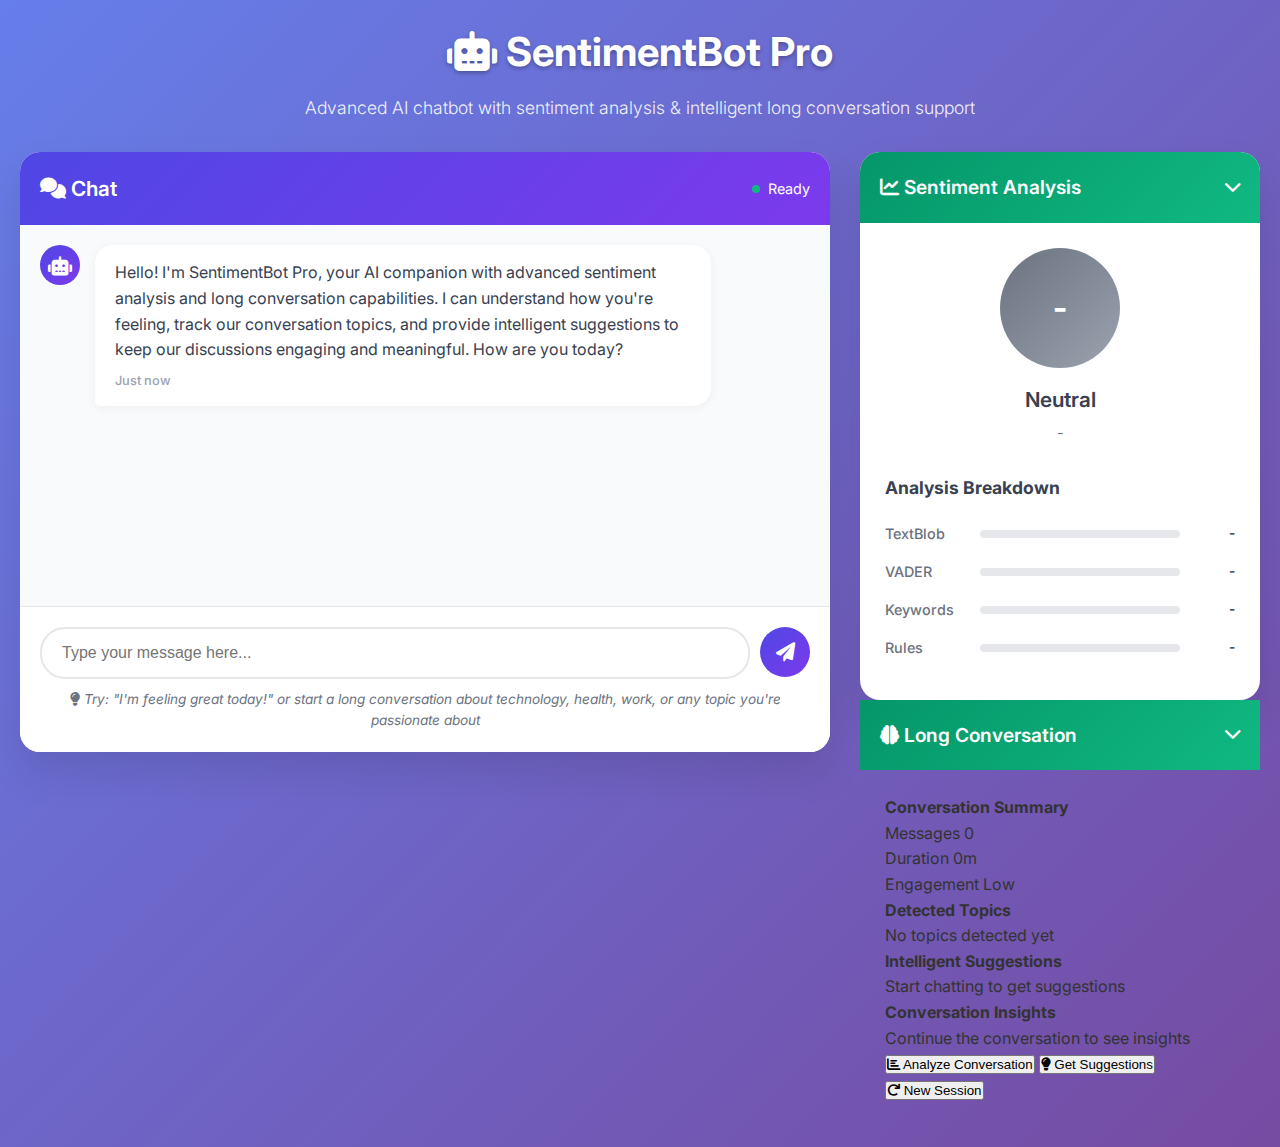
<file: index.html>
<!DOCTYPE html>
<html lang="en">
<head>
    <meta charset="UTF-8">
    <meta name="viewport" content="width=device-width, initial-scale=1.0">
    <title>SentimentBot - AI-Powered Sentiment Analysis & Long Conversation Chatbot</title>
    <link rel="stylesheet" href="/templates/styles.css">
    <link href="https://fonts.googleapis.com/css2?family=Inter:wght@300;400;500;600;700&display=swap" rel="stylesheet">
    <link rel="stylesheet" href="https://cdnjs.cloudflare.com/ajax/libs/font-awesome/6.0.0/css/all.min.css">
</head>
<body>
    <div class="container">
        <header class="header">
            <div class="header-content">
                <h1><i class="fas fa-robot"></i> SentimentBot Pro</h1>
                <p>Advanced AI chatbot with sentiment analysis & intelligent long conversation support</p>
            </div>
        </header>

        <main class="main-content">
            <div class="chat-container">
                <div class="chat-header">
                    <h2><i class="fas fa-comments"></i> Chat</h2>
                    <div class="status-indicator" id="statusIndicator">
                        <span class="status-dot"></span>
                        <span class="status-text">Ready</span>
                    </div>
                </div>

                <div class="chat-messages" id="chatMessages">
                    <div class="welcome-message">
                        <div class="bot-avatar">
                            <i class="fas fa-robot"></i>
                        </div>
                        <div class="message-content">
                            <p>Hello! I'm SentimentBot Pro, your AI companion with advanced sentiment analysis and long conversation capabilities. I can understand how you're feeling, track our conversation topics, and provide intelligent suggestions to keep our discussions engaging and meaningful. How are you today?</p>
                            <div class="message-timestamp">Just now</div>
                        </div>
                    </div>
                </div>

                <div class="chat-input-container">
                    <div class="input-wrapper">
                        <input type="text" id="userInput" placeholder="Type your message here..." />
                        <button id="sendButton" class="send-button">
                            <i class="fas fa-paper-plane"></i>
                        </button>
                    </div>
                    <div class="input-hint">
                        <i class="fas fa-lightbulb"></i>
                        Try: "I'm feeling great today!" or start a long conversation about technology, health, work, or any topic you're passionate about
                    </div>
                </div>
            </div>

            <div class="side-panels">
                <!-- Sentiment Analysis Panel -->
                <div class="sentiment-panel" id="sentimentPanel">
                    <div class="panel-header">
                        <h3><i class="fas fa-chart-line"></i> Sentiment Analysis</h3>
                        <button class="panel-toggle" id="sentimentPanelToggle">
                            <i class="fas fa-chevron-down"></i>
                        </button>
                    </div>
                    
                    <div class="panel-content" id="sentimentPanelContent">
                        <div class="sentiment-overview">
                            <div class="sentiment-score">
                                <div class="score-circle" id="scoreCircle">
                                    <span class="score-text" id="scoreText">-</span>
                                </div>
                                <div class="score-label">
                                    <span class="sentiment-label" id="sentimentLabel">Neutral</span>
                                    <span class="confidence-label" id="confidenceLabel">-</span>
                                </div>
                            </div>
                            
                            <div class="sentiment-breakdown">
                                <h4>Analysis Breakdown</h4>
                                <div class="breakdown-item">
                                    <span class="method-name">TextBlob</span>
                                    <div class="progress-bar">
                                        <div class="progress-fill" id="textblobProgress"></div>
                                    </div>
                                    <span class="method-score" id="textblobScore">-</span>
                                </div>
                                
                                <div class="breakdown-item">
                                    <span class="method-name">VADER</span>
                                    <div class="progress-bar">
                                        <div class="progress-fill" id="vaderProgress"></div>
                                    </div>
                                    <span class="method-score" id="vaderScore">-</span>
                                </div>
                                
                                <div class="breakdown-item">
                                    <span class="method-name">Keywords</span>
                                    <div class="progress-bar">
                                        <div class="progress-fill" id="keywordProgress"></div>
                                    </div>
                                    <span class="method-score" id="keywordScore">-</span>
                                </div>
                                
                                <div class="breakdown-item">
                                    <span class="method-name">Rules</span>
                                    <div class="progress-bar">
                                        <div class="progress-fill" id="ruleProgress"></div>
                                    </div>
                                    <span class="method-score" id="ruleScore">-</span>
                                </div>
                            </div>
                        </div>
                    </div>
                </div>

                <!-- Long Conversation Panel -->
                <div class="long-conversation-panel" id="longConversationPanel">
                    <div class="panel-header">
                        <h3><i class="fas fa-brain"></i> Long Conversation</h3>
                        <button class="panel-toggle" id="longConversationPanelToggle">
                            <i class="fas fa-chevron-down"></i>
                        </button>
                    </div>
                    
                    <div class="panel-content" id="longConversationPanelContent">
                        <div class="conversation-summary">
                            <h4>Conversation Summary</h4>
                            <div class="summary-stats">
                                <div class="stat-item">
                                    <span class="stat-label">Messages</span>
                                    <span class="stat-value" id="messageCount">0</span>
                                </div>
                                <div class="stat-item">
                                    <span class="stat-label">Duration</span>
                                    <span class="stat-value" id="conversationDuration">0m</span>
                                </div>
                                <div class="stat-item">
                                    <span class="stat-label">Engagement</span>
                                    <span class="stat-value" id="engagementLevel">Low</span>
                                </div>
                            </div>
                        </div>
                        
                        <div class="topic-detection">
                            <h4>Detected Topics</h4>
                            <div class="topics-list" id="topicsList">
                                <span class="no-topics">No topics detected yet</span>
                            </div>
                        </div>
                        
                        <div class="intelligent-suggestions">
                            <h4>Intelligent Suggestions</h4>
                            <div class="suggestions-list" id="suggestionsList">
                                <span class="no-suggestions">Start chatting to get suggestions</span>
                            </div>
                        </div>
                        
                        <div class="conversation-insights">
                            <h4>Conversation Insights</h4>
                            <div class="insights-content" id="insightsContent">
                                <span class="no-insights">Continue the conversation to see insights</span>
                            </div>
                        </div>
                        
                        <div class="action-buttons">
                            <button class="action-btn" id="analyzeConversationBtn">
                                <i class="fas fa-chart-bar"></i> Analyze Conversation
                            </button>
                            <button class="action-btn" id="getSuggestionsBtn">
                                <i class="fas fa-lightbulb"></i> Get Suggestions
                            </button>
                            <button class="action-btn" id="resetSessionBtn">
                                <i class="fas fa-redo"></i> New Session
                            </button>
                        </div>
                    </div>
                </div>
            </div>
        </main>
    </div>

    <script src="/templates/script.js"></script>
</body>
</html>
</file>
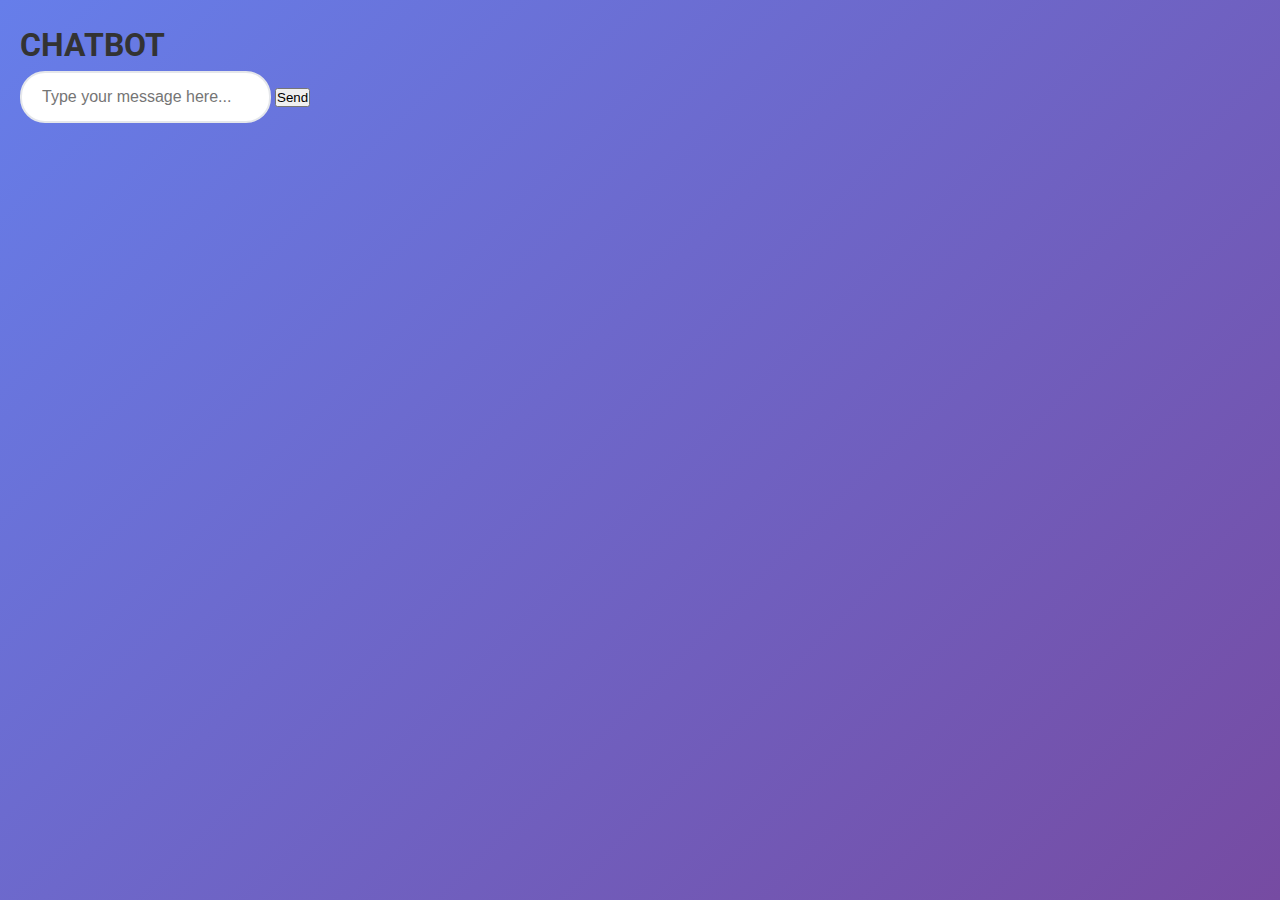
<file: templates/index.html>
<!DOCTYPE html>
<html lang="en">
<head>
    <meta charset="UTF-8">
    <meta name="viewport" content="width=device-width, initial-scale=1.0">
    <title>Chatbot</title>
    <link rel="stylesheet" href="styles.css">
    <link href="https://fonts.googleapis.com/css2?family=Roboto:wght@400;700&display=swap" rel="stylesheet">
</head>
<body>
    <div class="container">
        <h1>CHATBOT</h1>
        <div id="chatbox">
            <div id="messages"></div>
            <div>
                <input type="text" id="userInput" placeholder="Type your message here..." />
                <button id="sendButton">Send</button>
            </div>
        </div>
        </div>
    </div>

    <script>
        document.getElementById('sendButton').onclick = function() {
            const userInput = document.getElementById('userInput').value;
            document.getElementById('userInput').value = '';
            const messagesDiv = document.getElementById('messages');

            // Display user message
            messagesDiv.innerHTML += `<div class="message user-message"><strong>You:</strong> ${userInput}</div>`;

            // Send message to the server
            fetch('/chat', {
                method: 'POST',
                headers: {
                    'Content-Type': 'application/json',
                },
                body: JSON.stringify({ message: userInput }),
            })
            .then(response => response.json())
            .then(data => {
    console.log(data); // Log the response data
    messagesDiv.innerHTML += `<div class="message bot-message"><strong>Bot:</strong> ${data.response}</div>`;
})
            .catch(error => {
                console.error('Error:', error);
            });
        };
    </script>
</body>
</html>
</file>
<file: templates/styles.css>
/* Reset and Base Styles */
* {
    margin: 0;
    padding: 0;
    box-sizing: border-box;
}

body {
    font-family: 'Inter', -apple-system, BlinkMacSystemFont, 'Segoe UI', Roboto, sans-serif;
    background: linear-gradient(135deg, #667eea 0%, #764ba2 100%);
    min-height: 100vh;
    color: #333;
    line-height: 1.6;
}

.container {
    max-width: 1400px;
    margin: 0 auto;
    padding: 20px;
    min-height: 100vh;
}

/* Header Styles */
.header {
    text-align: center;
    margin-bottom: 30px;
    color: white;
}

.header-content h1 {
    font-size: 2.5rem;
    font-weight: 700;
    margin-bottom: 10px;
    text-shadow: 0 2px 4px rgba(0,0,0,0.3);
}

.header-content p {
    font-size: 1.1rem;
    opacity: 0.9;
    font-weight: 300;
}

/* Main Content Layout */
.main-content {
    display: grid;
    grid-template-columns: 1fr 400px;
    gap: 30px;
    align-items: start;
}

/* Chat Container */
.chat-container {
    background: white;
    border-radius: 20px;
    box-shadow: 0 20px 40px rgba(0,0,0,0.1);
    overflow: hidden;
    display: flex;
    flex-direction: column;
    height: 600px;
}

.chat-header {
    background: linear-gradient(135deg, #4f46e5 0%, #7c3aed 100%);
    color: white;
    padding: 20px;
    display: flex;
    justify-content: space-between;
    align-items: center;
}

.chat-header h2 {
    font-size: 1.3rem;
    font-weight: 600;
}

.status-indicator {
    display: flex;
    align-items: center;
    gap: 8px;
    font-size: 0.9rem;
}

.status-dot {
    width: 8px;
    height: 8px;
    background: #10b981;
    border-radius: 50%;
    animation: pulse 2s infinite;
}

@keyframes pulse {
    0%, 100% { opacity: 1; }
    50% { opacity: 0.5; }
}

/* Chat Messages */
.chat-messages {
    flex: 1;
    padding: 20px;
    overflow-y: auto;
    background: #f8fafc;
}

.welcome-message {
    display: flex;
    gap: 15px;
    margin-bottom: 20px;
    animation: slideIn 0.5s ease-out;
}

.bot-avatar {
    width: 40px;
    height: 40px;
    background: linear-gradient(135deg, #4f46e5 0%, #7c3aed 100%);
    border-radius: 50%;
    display: flex;
    align-items: center;
    justify-content: center;
    color: white;
    font-size: 1.2rem;
    flex-shrink: 0;
}

.message-content {
    background: white;
    padding: 15px 20px;
    border-radius: 18px;
    border-bottom-left-radius: 5px;
    box-shadow: 0 2px 10px rgba(0,0,0,0.05);
    max-width: 80%;
}

.message-content p {
    margin-bottom: 8px;
    color: #374151;
}

.message-timestamp {
    font-size: 0.8rem;
    color: #9ca3af;
    font-weight: 500;
}

.user-message {
    display: flex;
    justify-content: flex-end;
    margin-bottom: 20px;
    animation: slideIn 0.5s ease-out;
}

.user-message .message-content {
    background: linear-gradient(135deg, #4f46e5 0%, #7c3aed 100%);
    color: white;
    border-bottom-right-radius: 5px;
    border-bottom-left-radius: 18px;
}

.bot-message {
    display: flex;
    gap: 15px;
    margin-bottom: 20px;
    animation: slideIn 0.5s ease-out;
}

@keyframes slideIn {
    from {
        opacity: 0;
        transform: translateY(20px);
    }
    to {
        opacity: 1;
        transform: translateY(0);
    }
}

/* Chat Input */
.chat-input-container {
    padding: 20px;
    background: white;
    border-top: 1px solid #e5e7eb;
}

.input-wrapper {
    display: flex;
    gap: 10px;
    margin-bottom: 10px;
}

#userInput {
    flex: 1;
    padding: 15px 20px;
    border: 2px solid #e5e7eb;
    border-radius: 25px;
    font-size: 1rem;
    outline: none;
    transition: all 0.3s ease;
}

#userInput:focus {
    border-color: #4f46e5;
    box-shadow: 0 0 0 3px rgba(79, 70, 229, 0.1);
}

.send-button {
    width: 50px;
    height: 50px;
    background: linear-gradient(135deg, #4f46e5 0%, #7c3aed 100%);
    border: none;
    border-radius: 50%;
    color: white;
    font-size: 1.2rem;
    cursor: pointer;
    transition: all 0.3s ease;
    display: flex;
    align-items: center;
    justify-content: center;
}

.send-button:hover {
    transform: scale(1.05);
    box-shadow: 0 5px 15px rgba(79, 70, 229, 0.4);
}

.send-button:active {
    transform: scale(0.95);
}

.input-hint {
    font-size: 0.85rem;
    color: #6b7280;
    text-align: center;
    font-style: italic;
}

/* Sentiment Panel */
.sentiment-panel {
    background: white;
    border-radius: 20px;
    box-shadow: 0 20px 40px rgba(0,0,0,0.1);
    overflow: hidden;
    height: fit-content;
}

.panel-header {
    background: linear-gradient(135deg, #059669 0%, #10b981 100%);
    color: white;
    padding: 20px;
    display: flex;
    justify-content: space-between;
    align-items: center;
    cursor: pointer;
}

.panel-header h3 {
    font-size: 1.2rem;
    font-weight: 600;
}

.panel-toggle {
    background: none;
    border: none;
    color: white;
    font-size: 1.1rem;
    cursor: pointer;
    transition: transform 0.3s ease;
}

.panel-toggle:hover {
    transform: scale(1.1);
}

.panel-content {
    padding: 25px;
    transition: all 0.3s ease;
}

/* Sentiment Overview */
.sentiment-overview {
    text-align: center;
}

.sentiment-score {
    margin-bottom: 30px;
}

.score-circle {
    width: 120px;
    height: 120px;
    border-radius: 50%;
    margin: 0 auto 15px;
    display: flex;
    align-items: center;
    justify-content: center;
    font-size: 2rem;
    font-weight: 700;
    color: white;
    transition: all 0.5s ease;
    background: linear-gradient(135deg, #6b7280 0%, #9ca3af 100%);
}

.score-circle.positive {
    background: linear-gradient(135deg, #059669 0%, #10b981 100%);
}

.score-circle.negative {
    background: linear-gradient(135deg, #dc2626 0%, #ef4444 100%);
}

.score-circle.neutral {
    background: linear-gradient(135deg, #6b7280 0%, #9ca3af 100%);
}

.sentiment-label {
    display: block;
    font-size: 1.3rem;
    font-weight: 600;
    margin-bottom: 5px;
    color: #374151;
}

.confidence-label {
    display: block;
    font-size: 0.9rem;
    color: #6b7280;
    text-transform: capitalize;
}

/* Sentiment Breakdown */
.sentiment-breakdown h4 {
    text-align: left;
    margin-bottom: 20px;
    color: #374151;
    font-size: 1.1rem;
}

.breakdown-item {
    display: flex;
    align-items: center;
    gap: 15px;
    margin-bottom: 15px;
}

.method-name {
    width: 80px;
    font-size: 0.9rem;
    font-weight: 500;
    color: #6b7280;
    text-align: left;
}

.progress-bar {
    flex: 1;
    height: 8px;
    background: #e5e7eb;
    border-radius: 4px;
    overflow: hidden;
}

.progress-fill {
    height: 100%;
    background: linear-gradient(90deg, #ef4444 0%, #f59e0b 50%, #10b981 100%);
    border-radius: 4px;
    transition: width 0.8s ease;
    width: 0%;
}

.method-score {
    width: 40px;
    font-size: 0.85rem;
    font-weight: 600;
    color: #374151;
    text-align: right;
}

/* Responsive Design */
@media (max-width: 1024px) {
    .main-content {
        grid-template-columns: 1fr;
        gap: 20px;
    }
    
    .sentiment-panel {
        order: -1;
    }
}

@media (max-width: 768px) {
    .container {
        padding: 15px;
    }
    
    .header-content h1 {
        font-size: 2rem;
    }
    
    .chat-container {
        height: 500px;
    }
    
    .score-circle {
        width: 100px;
        height: 100px;
        font-size: 1.5rem;
    }
    
    .breakdown-item {
        flex-direction: column;
        align-items: flex-start;
        gap: 8px;
    }
    
    .method-name {
        width: auto;
    }
    
    .method-score {
        width: auto;
        text-align: left;
    }
}

@media (max-width: 480px) {
    .header-content h1 {
        font-size: 1.8rem;
    }
    
    .chat-header {
        padding: 15px;
    }
    
    .chat-messages {
        padding: 15px;
    }
    
    .panel-content {
        padding: 20px;
    }
}

/* Utility Classes */
.hidden {
    display: none;
}

.fade-in {
    animation: fadeIn 0.5s ease-in;
}

@keyframes fadeIn {
    from { opacity: 0; }
    to { opacity: 1; }
}

/* Loading States */
.loading {
    opacity: 0.6;
    pointer-events: none;
}

.loading .send-button {
    animation: spin 1s linear infinite;
}

@keyframes spin {
    from { transform: rotate(0deg); }
    to { transform: rotate(360deg); }
}
</file>
